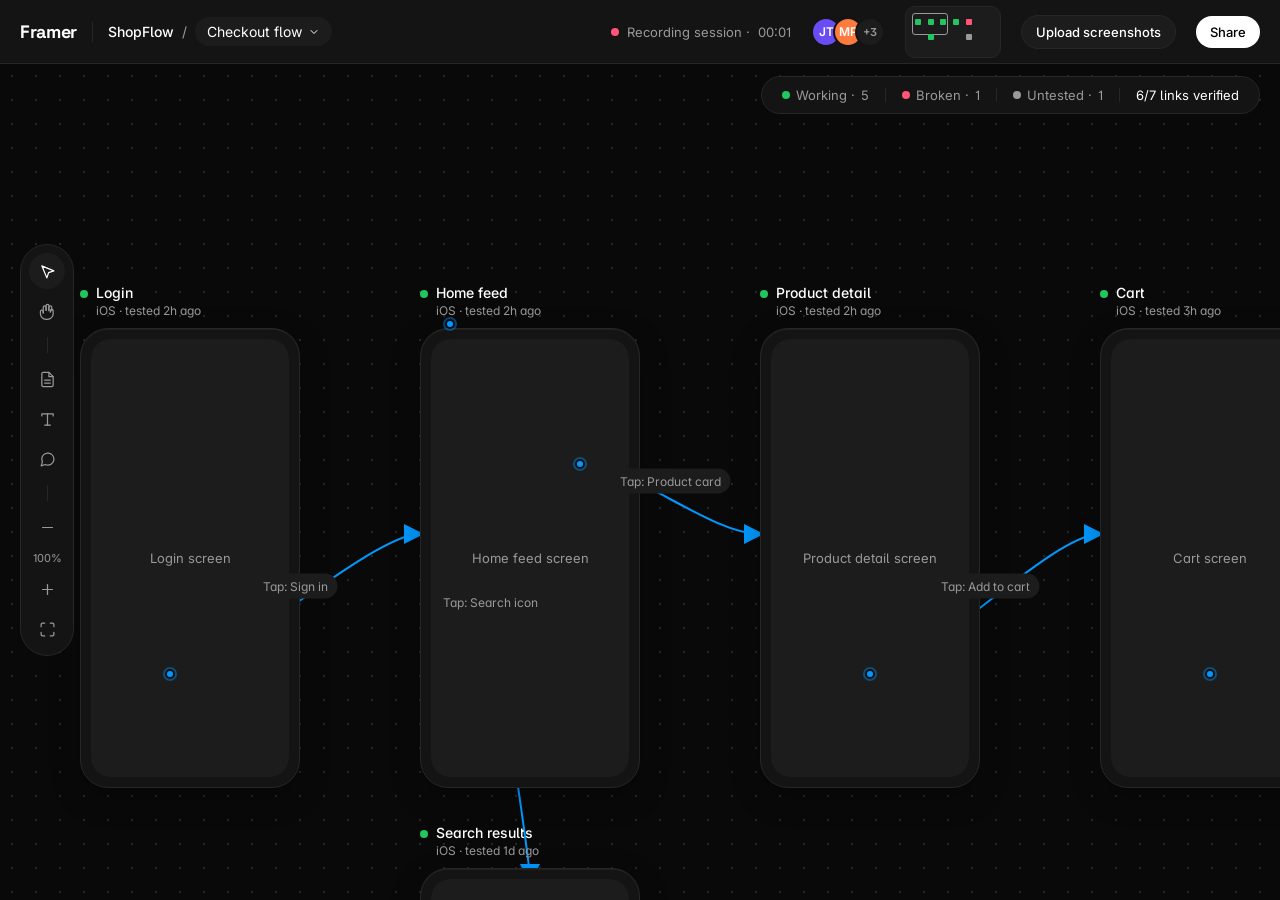
<file: index.html>
<!DOCTYPE html>
<html lang="en">
<head>
<meta charset="utf-8">
<meta name="viewport" content="width=device-width, initial-scale=1">
<title>ShopFlow — Checkout flow · App Flow Canvas</title>
<link rel="stylesheet" href="https://fonts.googleapis.com/css2?family=Space+Grotesk:wght@400;500;600;700&family=Inter:wght@400;500;600;700&display=swap">
<link rel="stylesheet" href="styles.css">
</head>
<body>

<div class="app">

  <!-- TOP BAR -->
  <header class="topbar">
    <div class="topbar-left">
      <div class="brand">Framer</div>
      <div class="divider"></div>
      <div class="crumbs">
        <span class="crumb-project">ShopFlow</span>
        <span>/</span>
        <div class="crumb-flow">
          Checkout flow
          <svg width="12" height="12" viewBox="0 0 24 24" fill="none" stroke="currentColor" stroke-width="2" stroke-linecap="round" stroke-linejoin="round"><polyline points="6 9 12 15 18 9"></polyline></svg>
        </div>
      </div>
    </div>

    <div class="topbar-right">
      <div class="recording">
        <span class="rec-dot"></span>
        Recording session · <span id="recTimer">00:00</span>
      </div>
      <div class="avatars">
        <div class="avatar" style="background:#6a4cf5;">JT</div>
        <div class="avatar" style="background:#ff7a3d;">MP</div>
        <div class="avatar avatar-more">+3</div>
      </div>
      <div class="minimap" title="Minimap">
        <div class="minimap-inner" id="minimap"></div>
      </div>
      <button class="btn btn-secondary btn-sm">Upload screenshots</button>
      <button class="btn btn-primary btn-sm">Share</button>
    </div>
  </header>

  <!-- CANVAS AREA -->
  <main class="canvas-area" id="canvasArea">
    <div class="canvas" id="canvas">

      <svg class="arrows-svg" id="arrowsSvg">
        <defs>
          <marker id="arrowBlue" markerWidth="10" markerHeight="10" refX="8" refY="5" orient="auto">
            <path d="M0,0 L10,5 L0,10 z" fill="#0099ff"></path>
          </marker>
          <marker id="arrowRed" markerWidth="10" markerHeight="10" refX="8" refY="5" orient="auto">
            <path d="M0,0 L10,5 L0,10 z" fill="#ff5577"></path>
          </marker>
        </defs>
        <g id="arrowPaths"></g>
      </svg>

      <div id="arrowLabels"></div>
      <div id="markers"></div>
      <div id="screens"></div>
      <div id="stickyNotes"></div>
      <div id="textBlocks"></div>

    </div>

    <!-- LEFT FLOATING TOOLBAR -->
    <div class="toolbar">
      <div class="tool-btn" id="toolSelect" title="Select / drag">
        <svg width="17" height="17" viewBox="0 0 24 24" fill="none" stroke="currentColor" stroke-width="1.75" stroke-linecap="round" stroke-linejoin="round"><path d="M4 4l7.07 17 2.51-7.39L21 11.07z"></path></svg>
      </div>
      <div class="tool-btn" title="Pan">
        <svg width="17" height="17" viewBox="0 0 24 24" fill="none" stroke="currentColor" stroke-width="1.75" stroke-linecap="round" stroke-linejoin="round"><path d="M18 11V6a2 2 0 0 0-4 0v5"></path><path d="M14 10V4a2 2 0 0 0-4 0v6"></path><path d="M10 10.5V6a2 2 0 0 0-4 0v8"></path><path d="M6 14v-2a2 2 0 0 0-4 0v3a8 8 0 0 0 8 8h2a8 8 0 0 0 8-8v-4a2 2 0 0 0-4 0v2"></path></svg>
      </div>
      <div class="tool-sep"></div>
      <div class="tool-btn" id="toolNote" title="Add Sticky Note">
        <svg width="17" height="17" viewBox="0 0 24 24" fill="none" stroke="currentColor" stroke-width="1.75" stroke-linecap="round" stroke-linejoin="round"><path d="M14 2H6a2 2 0 0 0-2 2v16a2 2 0 0 0 2 2h12a2 2 0 0 0 2-2V8z"></path><polyline points="14 2 14 8 20 8"></polyline><line x1="16" y1="13" x2="8" y2="13"></line><line x1="16" y1="17" x2="8" y2="17"></line></svg>
      </div>
      <div class="tool-btn" id="toolText" title="Add text / heading">
        <svg width="17" height="17" viewBox="0 0 24 24" fill="none" stroke="currentColor" stroke-width="1.75" stroke-linecap="round" stroke-linejoin="round"><polyline points="4 7 4 4 20 4 20 7"></polyline><line x1="12" y1="4" x2="12" y2="20"></line><line x1="8" y1="20" x2="16" y2="20"></line></svg>
      </div>
      <div class="tool-btn" title="Comment">
        <svg width="17" height="17" viewBox="0 0 24 24" fill="none" stroke="currentColor" stroke-width="1.75" stroke-linecap="round" stroke-linejoin="round"><path d="M21 11.5a8.38 8.38 0 0 1-.9 3.8 8.5 8.5 0 0 1-7.6 4.7 8.38 8.38 0 0 1-3.8-.9L3 21l1.9-5.7a8.38 8.38 0 0 1-.9-3.8 8.5 8.5 0 0 1 4.7-7.6 8.38 8.38 0 0 1 3.8-.9h.5a8.48 8.48 0 0 1 8 8v.5z"></path></svg>
      </div>
      <div class="tool-sep"></div>
      <div class="tool-btn" id="zoomOut" title="Zoom out">
        <svg width="17" height="17" viewBox="0 0 24 24" fill="none" stroke="currentColor" stroke-width="1.75" stroke-linecap="round" stroke-linejoin="round"><line x1="5" y1="12" x2="19" y2="12"></line></svg>
      </div>
      <div class="zoom-pct" id="zoomPct">100%</div>
      <div class="tool-btn" id="zoomIn" title="Zoom in">
        <svg width="17" height="17" viewBox="0 0 24 24" fill="none" stroke="currentColor" stroke-width="1.75" stroke-linecap="round" stroke-linejoin="round"><line x1="12" y1="5" x2="12" y2="19"></line><line x1="5" y1="12" x2="19" y2="12"></line></svg>
      </div>
      <div class="tool-btn" id="fitScreen" title="Fit to screen">
        <svg width="17" height="17" viewBox="0 0 24 24" fill="none" stroke="currentColor" stroke-width="1.75" stroke-linecap="round" stroke-linejoin="round"><path d="M8 3H5a2 2 0 0 0-2 2v3"></path><path d="M21 8V5a2 2 0 0 0-2-2h-3"></path><path d="M3 16v3a2 2 0 0 0 2 2h3"></path><path d="M16 21h3a2 2 0 0 0 2-2v-3"></path></svg>
      </div>
    </div>

    <!-- LEGEND -->
    <div class="legend">
      <div class="legend-item"><span class="dot" style="background:#22c55e;"></span>Working · <span id="countWorking">5</span></div>
      <div class="legend-sep"></div>
      <div class="legend-item"><span class="dot" style="background:#ff5577;"></span>Broken · <span id="countBroken">1</span></div>
      <div class="legend-sep"></div>
      <div class="legend-item"><span class="dot" style="background:var(--ink-muted);"></span>Untested · <span id="countUntested">1</span></div>
      <div class="legend-sep"></div>
      <div class="legend-verified">6/7 links verified</div>
    </div>
  </main>
</div>

<script src="app.js"></script>
</body>
</html>
</file>
<file: styles.css>
:root {
  /* Brand & accent */
  --primary: #ffffff;
  --on-primary: #000000;
  --accent-blue: #0099ff;

  /* Surface (dark canvas system) */
  --canvas: #090909;
  --surface-1: #141414;
  --surface-2: #1c1c1c;
  --hairline: #262626;
  --hairline-soft: #1a1a1a;

  /* Text */
  --ink: #ffffff;
  --ink-muted: #999999;

  /* Semantic */
  --success: #22c55e;
  --danger: #ff5577;

  /* Radius */
  --radius-xs: 4px;
  --radius-sm: 6px;
  --radius-md: 10px;
  --radius-lg: 15px;
  --radius-xl: 20px;
  --radius-xxl: 30px;
  --radius-pill: 100px;

  /* Elevation */
  --elevation-float: inset 0 0.5px 0 rgba(255, 255, 255, 0.10), 0 10px 30px rgba(0, 0, 0, 0.25);

  /* Type */
  --font-display: "Space Grotesk", "Mona Sans", system-ui, sans-serif;
  --font-body: "Inter", "Inter Variable", system-ui, sans-serif;
  --font-feature-body: "cv01", "cv05", "cv09", "cv11", "ss03", "ss07", "dlig";
}

* { box-sizing: border-box; }

body {
  margin: 0;
  background: var(--canvas);
  font-family: var(--font-body);
  font-feature-settings: var(--font-feature-body);
  overflow: hidden;
}

a { color: var(--accent-blue); }
a:hover { color: #4db8ff; }

::-webkit-scrollbar { width: 10px; height: 10px; }
::-webkit-scrollbar-thumb { background: var(--surface-2); border-radius: 10px; }
::-webkit-scrollbar-track { background: var(--canvas); }

@keyframes recPulse { 0%, 100% { opacity: 1; } 50% { opacity: 0.25; } }
@keyframes tapPulse { 0% { transform: scale(0.6); opacity: 0.9; } 100% { transform: scale(2.2); opacity: 0; } }

.app {
  width: 100vw;
  height: 100vh;
  background: var(--canvas);
  display: flex;
  flex-direction: column;
  position: relative;
  overflow: hidden;
}

/* TOP BAR */
.topbar {
  height: 64px;
  min-height: 64px;
  background: var(--surface-1);
  border-bottom: 1px solid var(--hairline);
  display: flex;
  align-items: center;
  justify-content: space-between;
  padding: 0 20px;
  z-index: 20;
  position: relative;
}

.topbar-left, .topbar-right { display: flex; align-items: center; gap: 15px; }
.topbar-right { gap: 20px; }

.brand {
  font-family: var(--font-display);
  font-weight: 700;
  font-size: 18px;
  letter-spacing: -0.02em;
  color: var(--ink);
}

.divider { width: 1px; height: 20px; background: var(--hairline); }

.crumbs { display: flex; align-items: center; gap: 8px; color: var(--ink-muted); font-size: 14px; }
.crumb-project { color: var(--ink); font-weight: 500; }
.crumb-flow {
  display: flex; align-items: center; gap: 6px;
  background: var(--surface-2); padding: 6px 12px;
  border-radius: var(--radius-pill); color: var(--ink); cursor: pointer;
}

.recording { display: flex; align-items: center; gap: 8px; color: var(--ink-muted); font-size: 13px; }
.rec-dot { width: 8px; height: 8px; border-radius: 50%; background: var(--danger); animation: recPulse 1.4s ease-in-out infinite; }

.avatars { display: flex; align-items: center; }
.avatar {
  width: 30px; height: 30px; border-radius: 50%; color: #fff;
  font-size: 12px; font-weight: 600; display: flex; align-items: center; justify-content: center;
  border: 2px solid var(--surface-1); margin-left: -8px;
}
.avatar:first-child { margin-left: 0; }
.avatar-more { background: var(--surface-2); color: var(--ink-muted); font-size: 11px; }

.minimap { width: 96px; height: 52px; background: var(--surface-2); border: 1px solid var(--hairline); border-radius: var(--radius-md); padding: 6px; }
.minimap-inner { position: relative; width: 100%; height: 100%; }
.minimap-inner .mm-dot { position: absolute; width: 6px; height: 6px; border-radius: 1px; }
.minimap-inner .mm-view { position: absolute; left: 0; top: 0; width: 44%; height: 60%; border: 1px solid var(--ink-muted); border-radius: 3px; }

.btn {
  font-family: var(--font-body); font-weight: 500; font-size: 14px;
  border-radius: var(--radius-pill); border: none; cursor: pointer;
  padding: 8px 16px;
}
.btn-sm { font-size: 13px; padding: 8px 14px; }
.btn-primary { background: var(--primary); color: var(--on-primary); }
.btn-primary:hover { background: #e6e6e6; }
.btn-secondary { background: var(--surface-2); color: var(--ink); border: 1px solid var(--hairline); }
.btn-secondary:hover { background: #242424; }

/* CANVAS AREA */
.canvas-area {
  flex: 1;
  position: relative;
  overflow: auto;
  background-color: var(--canvas);
  background-image: radial-gradient(circle, var(--hairline) 1px, transparent 1px);
  background-size: 24px 24px;
}

.canvas {
  position: relative;
  width: 1850px;
  height: 1350px;
  cursor: default;
}
.canvas.tool-text { cursor: text; }

.arrows-svg { position: absolute; left: 0; top: 0; z-index: 1; pointer-events: none; width: 1850px; height: 1350px; }

.arrow-label {
  position: absolute;
  transform: translate(-50%, -50%);
  font-size: 12px;
  padding: 5px 10px;
  border-radius: var(--radius-pill);
  white-space: nowrap;
  z-index: 6;
  pointer-events: none;
}

.tap-marker { position: absolute; width: 14px; height: 14px; margin: -7px; z-index: 4; pointer-events: none; }
.tap-marker .ring { position: absolute; inset: 0; border-radius: 50%; animation: tapPulse 1.6s ease-out infinite; }
.tap-marker .dot { position: absolute; left: 4px; top: 4px; width: 6px; height: 6px; border-radius: 50%; box-shadow: 0 0 0 2px rgba(9, 9, 9, 0.9); }

/* SCREEN CARDS */
.screen {
  position: absolute;
  width: 220px;
  z-index: 3;
  user-select: none;
  cursor: grab;
}
.screen-head { display: flex; align-items: flex-start; gap: 8px; margin-bottom: 10px; }
.screen-dot { width: 8px; height: 8px; border-radius: 50%; margin-top: 6px; flex-shrink: 0; }
.screen-meta-col { display: flex; flex-direction: column; gap: 2px; min-width: 0; }
.screen-name { color: var(--ink); font-size: 14px; font-weight: 500; white-space: nowrap; }
.screen-meta { font-size: 12px; white-space: nowrap; }

.screen-frame {
  width: 220px; height: 460px; background: var(--surface-1);
  border-radius: 28px; padding: 10px; position: relative;
}
.screen-badge {
  position: absolute; top: -10px; right: -10px; background: var(--danger); color: #fff;
  font-size: 11px; font-weight: 600; padding: 4px 10px; border-radius: var(--radius-pill); z-index: 4;
}

.screen-img {
  width: 100%; height: 100%; border-radius: 20px; background: var(--surface-2);
  display: flex; align-items: center; justify-content: center;
  color: var(--ink-muted); font-size: 13px; text-align: center; padding: 12px;
}

/* STICKY NOTES */
.sticky-note {
  position: absolute;
  width: 310px;
  background: #18181b;
  border-radius: 16px;
  border: 1px solid rgba(255, 255, 255, 0.1);
  box-shadow: 0 16px 36px rgba(0, 0, 0, 0.5), 0 2px 8px rgba(0, 0, 0, 0.3);
  z-index: 8;
  overflow: visible;
  user-select: none;
  transition: box-shadow 0.2s ease, border-color 0.2s ease;
}

.sticky-note.selected {
  border-color: rgba(0, 153, 255, 0.8);
  box-shadow: 0 16px 36px rgba(0, 0, 0, 0.6), 0 0 0 3px rgba(0, 153, 255, 0.25);
}

.sticky-note-inner {
  border-radius: 15px;
  overflow: hidden;
}

.sticky-note-header {
  background: #dedede;
  color: #121214;
  padding: 10px 14px;
  display: flex;
  align-items: center;
  justify-content: space-between;
  cursor: grab;
  user-select: none;
  border-top-left-radius: 15px;
  border-top-right-radius: 15px;
}

.sticky-note-header:active {
  cursor: grabbing;
}

/* Header themes */
.sticky-note-header.theme-default { background: #dedede; color: #121214; }
.sticky-note-header.theme-yellow { background: #fef08a; color: #713f12; }
.sticky-note-header.theme-cyan { background: #a5f3fc; color: #164e63; }
.sticky-note-header.theme-mint { background: #bbf7d0; color: #14532d; }
.sticky-note-header.theme-purple { background: #e9d5ff; color: #581c87; }

.sticky-note-title {
  font-family: var(--font-body);
  font-weight: 600;
  font-size: 14px;
  color: inherit;
  outline: none;
  white-space: nowrap;
  overflow: hidden;
  text-overflow: ellipsis;
  max-width: 180px;
  padding: 2px 4px;
  border-radius: 4px;
}

.sticky-note-title:focus {
  background: rgba(0, 0, 0, 0.08);
}

.sticky-note-actions {
  display: flex;
  align-items: center;
  gap: 4px;
  position: relative;
}

.sticky-note-btn {
  background: transparent;
  border: none;
  width: 26px;
  height: 26px;
  border-radius: 6px;
  display: flex;
  align-items: center;
  justify-content: center;
  color: inherit;
  opacity: 0.8;
  cursor: pointer;
  padding: 0;
  transition: background 0.15s ease, opacity 0.15s ease;
}

.sticky-note-btn:hover {
  background: rgba(0, 0, 0, 0.12);
  opacity: 1;
}

.sticky-note-body {
  padding: 18px 20px 22px 20px;
  color: #e4e4e7;
  font-family: var(--font-body);
  font-size: 13px;
  line-height: 1.6;
  outline: none;
  min-height: 140px;
  user-select: text;
  word-break: break-word;
}

.sticky-note-body p {
  margin: 0 0 10px 0;
}

.sticky-note-body p:last-child {
  margin-bottom: 0;
}

.sticky-note-body ol, .sticky-note-body ul {
  margin: 4px 0 12px 0;
  padding-left: 20px;
}

.sticky-note-body li {
  margin-bottom: 4px;
}

.note-section-title {
  font-size: 11px;
  font-weight: 600;
  letter-spacing: 0.06em;
  text-transform: uppercase;
  color: #a1a1aa;
  margin-bottom: 10px;
}

/* Context Menu / Options */
.sticky-note-menu {
  position: absolute;
  top: 34px;
  right: 0;
  width: 170px;
  background: var(--surface-1);
  border: 1px solid var(--hairline);
  border-radius: var(--radius-md);
  box-shadow: 0 10px 25px rgba(0,0,0,0.5);
  padding: 6px;
  z-index: 100;
  display: flex;
  flex-direction: column;
  gap: 2px;
}

.sticky-note-menu .menu-item {
  padding: 6px 10px;
  font-size: 12px;
  color: var(--ink);
  border-radius: var(--radius-xs);
  cursor: pointer;
  display: flex;
  align-items: center;
  gap: 8px;
}

.sticky-note-menu .menu-item:hover {
  background: var(--surface-2);
}

/* TEXT BLOCKS */
.text-block { position: absolute; z-index: 8; min-width: 140px; }
.text-block-drag {
  position: absolute; left: -24px; top: 4px; width: 16px; height: 16px;
  cursor: grab; opacity: 0.45; color: var(--ink);
}
.text-block-content {
  color: var(--ink); font-family: var(--font-display); font-weight: 700;
  letter-spacing: -0.02em; outline: none; min-width: 120px; padding: 2px 4px;
}
.text-block-delete {
  position: absolute; right: -24px; top: 4px; width: 16px; height: 16px;
  cursor: pointer; opacity: 0.45; color: var(--ink-muted);
}
.text-block-delete:hover { opacity: 0.8; }

/* LEFT FLOATING TOOLBAR */
.toolbar {
  position: fixed; left: 20px; top: 50%; transform: translateY(-50%);
  display: flex; flex-direction: column; align-items: center; gap: 4px;
  background: var(--surface-1); border: 1px solid var(--hairline);
  border-radius: var(--radius-pill); padding: 8px; z-index: 10;
}
.tool-btn {
  width: 36px; height: 36px; border-radius: 50%;
  display: flex; align-items: center; justify-content: center;
  color: var(--ink-muted); cursor: pointer;
}
.tool-btn:hover { color: var(--ink); }
.tool-btn.active { background: var(--surface-2); color: var(--ink); }
.tool-sep { width: 1px; height: 16px; background: var(--hairline); margin: 4px 0; }
.zoom-pct { color: var(--ink-muted); font-size: 11px; padding: 2px 0; }

/* LEGEND */
.legend {
  position: fixed; top: 76px; right: 20px;
  display: flex; align-items: center; gap: 16px;
  background: var(--surface-1); border: 1px solid var(--hairline);
  border-radius: var(--radius-pill); padding: 10px 20px; z-index: 10;
  font-size: 13px; color: var(--ink-muted);
}
.legend-item { display: flex; align-items: center; gap: 6px; }
.legend-item .dot { width: 8px; height: 8px; border-radius: 50%; }
.legend-sep { width: 1px; height: 14px; background: var(--hairline); }
.legend-verified { color: var(--ink); }
</file>
